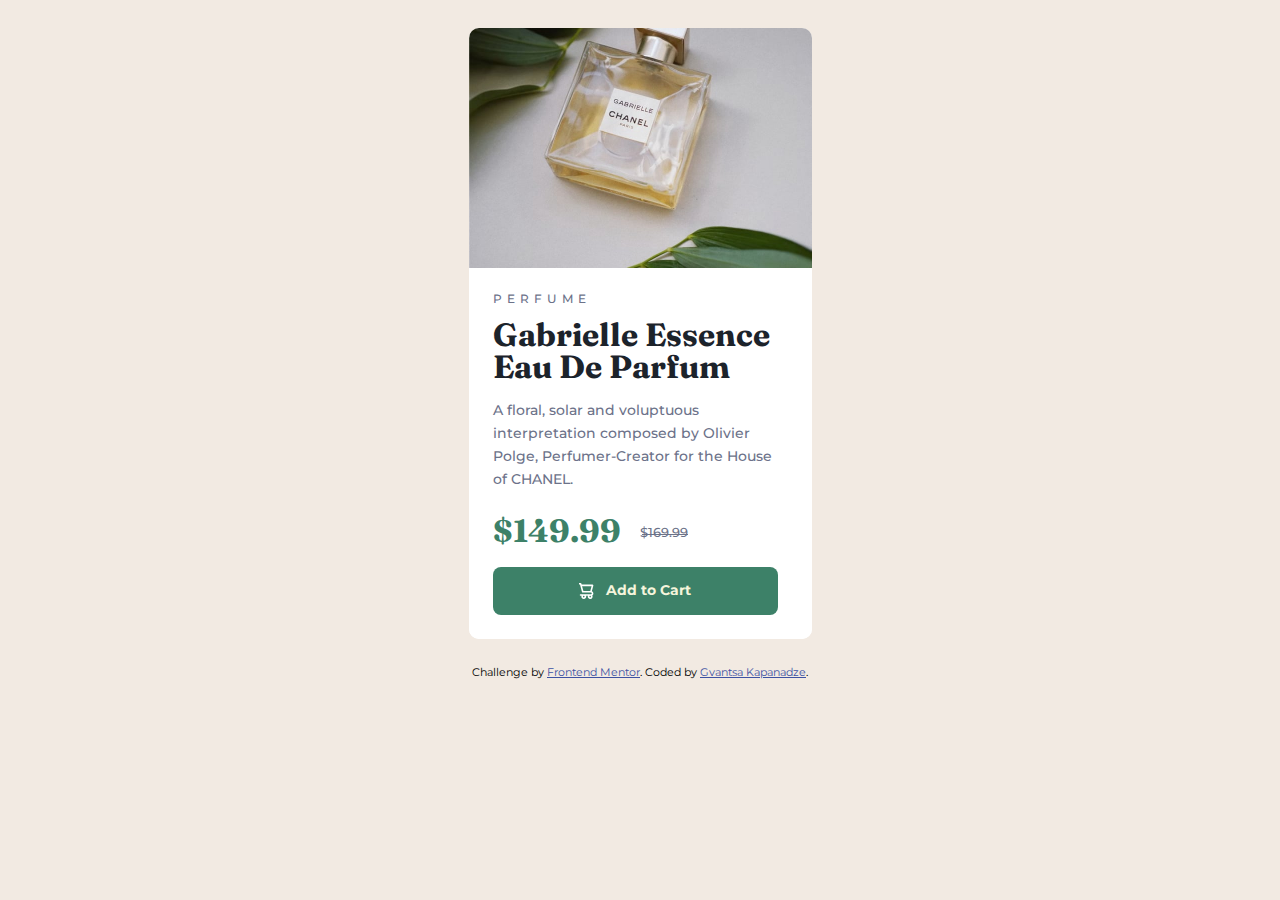
<file: index.html>
<!DOCTYPE html>
<html lang="en">
<head>
  <meta charset="UTF-8">
  <meta name="viewport" content="width=device-width, initial-scale=1.0"> <!-- displays site properly based on user's device -->

  <link rel="icon" type="image/png" sizes="32x32" href="./images/favicon-32x32.png">
  <title>Frontend Mentor | Product preview card component</title>
  <link href="https://fonts.googleapis.com/css2?family=Fraunces:opsz,wght@9..144,700&display=swap" rel="stylesheet">
  <link href="https://fonts.googleapis.com/css2?family=Montserrat:wght@500;700&display=swap" rel="stylesheet">
  <link rel="stylesheet" href="reset.css">
  <link rel="stylesheet" href="style.css">
  <!-- Feel free to remove these styles or customise in your own stylesheet 👍 -->
  <style>
    .attribution { font-size: 11px; text-align: center; }
    .attribution a { color: hsl(228, 45%, 44%); }
  </style>
</head>
<body>
  <main>
    <img class="first" src="./images/image-product-mobile.jpg">
    <img class="second" src="./images/image-product-desktop.jpg">
    <div class="contant">
      <h1>PERFUME</h1>
      <h2>Gabrielle Essence Eau De Parfum</h2>
      <p>A floral, solar and voluptuous interpretation composed by Olivier Polge, 
        Perfumer-Creator for the House of CHANEL.</p>
        <div class="numbers">
          <h4>$149.99</h4>
          <p>$169.99</p>
          <div class="line"></div>
        </div>
      <button>
        <img class="button-img" src="./images/icon-cart.svg" href="icon-card">
        <h5>Add to Cart</h5>
      </button>
  </div>
  </main>
    
  
  <div class="attribution">
    Challenge by <a href="https://www.frontendmentor.io?ref=challenge" target="_blank">Frontend Mentor</a>. 
    Coded by <a href="#">Gvantsa Kapanadze</a>.
  </div>
</body>
</html>
</file>
<file: style.css>
body{
    font-family: 'Fraunces', serif; 
    font-family: 'Montserrat', sans-serif;
    background-color: #F2EAE2;
}
main{
    background-color: white;
    width: 343px;
    display: grid;
    margin: auto;
    margin-top: 28px;
    margin-bottom: 28px;
    border-radius: 10px;
}

.second{
    display: none;
}
.first{
    width: 100%;
    border-top-left-radius: 10px;
    border-top-right-radius: 10px;
}
.contant{
    background-color:white;
    padding: 24px;
    border-radius: 10px;
}
h1{
    font-family: 'Montserrat', sans-serif;
    font-weight: 500; 
    color: #6C7289;
    font-Size:12px;
    Line-height:14.63px;
    letter-spacing:5px;
    font-style: medium;
}
h2{
    font-family: 'Fraunces', serif; 
    font-weight: 700;
    font-size:32px;
    line-height: 32px; 
    color: #1C232B;
    padding-top: 12px;
}
p{
    font-family: 'Montserrat', sans-serif; 
    font-weight: 500;
    font-size: 14px;
    line-height: 23px;
    color: #6C7289;
    padding-top: 16px;
}
h4{
    font-family: 'Fraunces', serif; 
    color: #3D8168;
    font-weight: 700;
    font-size: 32px;
    line-height: 32px;
    padding-top: 24px;
}
.line{
    background-color: #6C7289;
    width: 46px;
    height: 1px;
    position: relative;
    top: 43px;
    left: -65px;
}
.numbers{
    display: flex;
    gap:19px
}
.numbers p{
    color: #6C7289;
    font-family: 'Montserrat', sans-serif;
    font-weight: 500;
    font-size: 13px;
    line-height: 23px;
    padding-top: 30px;

}
button{
   background-color: #3D8168;
    width: 285px;
    height: 48px;
    border: none;
    border-radius: 8px;
    display: flex;
    align-items: center;
    justify-content: center;
    gap: 12px;
    margin-top: 20px;
    
}
h5{
    font-family: 'Montserrat', sans-serif; 
    font-weight: 700;
    font-size: 14px;
    line-height: 17.07px; 
    color: beige;
}
.button-img:hover{
    color: blue;
    cursor: pointer;
    transition-duration: 10s;
}
@media(min-width:1440px){
    .second{
        display: flex;
        border-top-left-radius: 10px;
        border-bottom-left-radius: 10px;
    }
    .first{
        display: none;
    }
    main{
        display: flex;
        justify-content: center;
        width: 600px;
        height: 450px;
        margin-top: 24%;
    }
    .contant{
        width: 300px;
        padding: 32px;
    }
    h2{
        width: 236px;
        margin-top:20px;
    }
    p{
        width: 237px;
    }
    .line{
        left: -109px;
    }
    button{
        margin-top:30px;
        color:
    }
}
</file>
